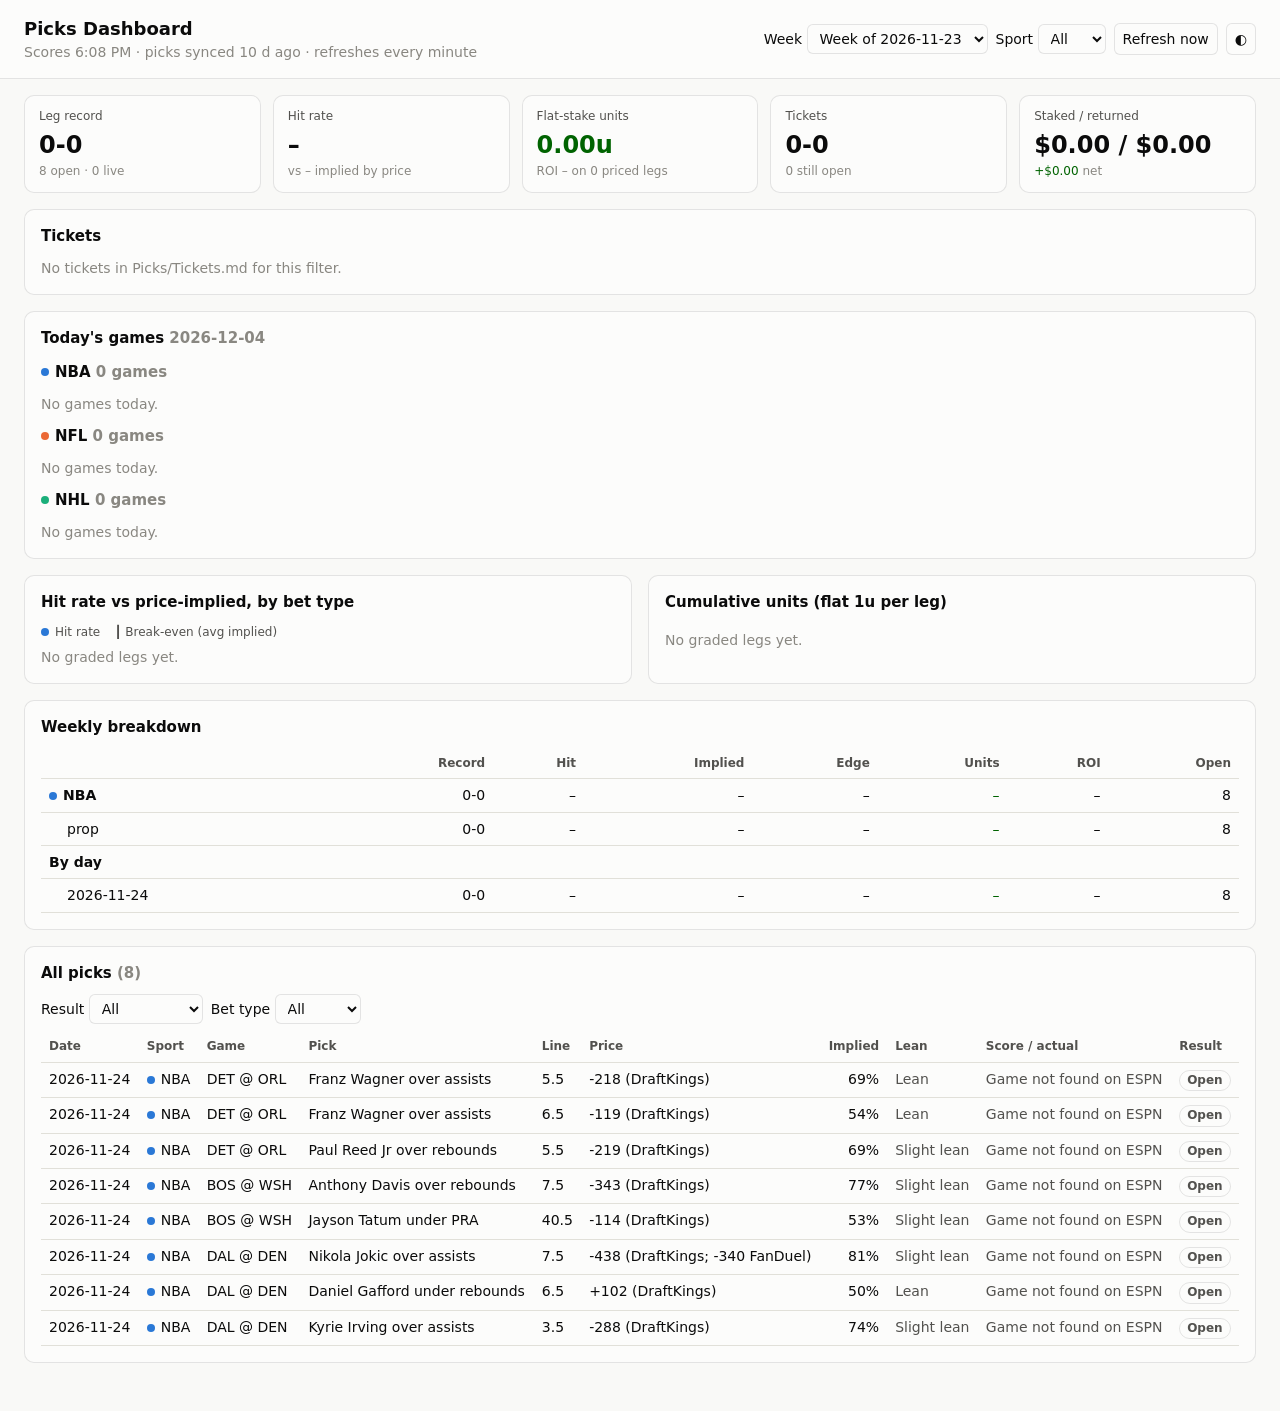
<file: index.html>
<!doctype html>
<html lang="en">
<head>
<meta charset="utf-8">
<meta name="viewport" content="width=device-width, initial-scale=1">
<title>Picks Dashboard</title>
<style>
:root {
  color-scheme: light;
  --page: #f9f9f7; --surface: #fcfcfb; --ink: #0b0b0b; --ink-2: #52514e; --muted: #898781;
  --grid: #e1e0d9; --axis: #c3c2b7; --border: rgba(11,11,11,0.10);
  --series-1: #2a78d6; --series-2: #eb6834; --series-3: #1baf7a;
  --good: #0ca30c; --good-text: #006300; --critical: #d03b3b; --warning: #fab219;
  --neutral: #f0efec;
}
@media (prefers-color-scheme: dark) {
  :root:not([data-theme="light"]) {
    color-scheme: dark;
    --page: #0d0d0d; --surface: #1a1a19; --ink: #f0efec; --ink-2: #c3c2b7; --muted: #898781;
    --grid: #2c2c2a; --axis: #383835; --border: rgba(255,255,255,0.10);
    --series-1: #3987e5; --series-2: #d95926; --series-3: #199e70;
    --good-text: #0ca30c; --neutral: #383835;
  }
}
:root[data-theme="dark"] {
  color-scheme: dark;
  --page: #0d0d0d; --surface: #1a1a19; --ink: #f0efec; --ink-2: #c3c2b7; --muted: #898781;
  --grid: #2c2c2a; --axis: #383835; --border: rgba(255,255,255,0.10);
  --series-1: #3987e5; --series-2: #d95926; --series-3: #199e70;
  --good-text: #0ca30c; --neutral: #383835;
}
* { box-sizing: border-box; }
body { margin: 0; background: var(--page); color: var(--ink); font: 14px/1.45 system-ui, -apple-system, "Segoe UI", sans-serif; }
header { display: flex; flex-wrap: wrap; gap: 12px; align-items: center; justify-content: space-between; padding: 16px 24px; border-bottom: 1px solid var(--border); background: var(--surface); position: sticky; top: 0; z-index: 2; }
h1 { font-size: 18px; margin: 0; }
h2 { font-size: 15px; margin: 0 0 10px; }
main { max-width: 1280px; margin: 0 auto; padding: 16px 24px 48px; display: grid; gap: 16px; }
.card { background: var(--surface); border: 1px solid var(--border); border-radius: 10px; padding: 16px; min-width: 0; }
.row { display: grid; gap: 16px; grid-template-columns: repeat(auto-fit, minmax(min(320px, 100%), 1fr)); }
.tiles { display: grid; gap: 12px; grid-template-columns: repeat(auto-fit, minmax(150px, 1fr)); }
.tile { background: var(--surface); border: 1px solid var(--border); border-radius: 10px; padding: 12px 14px; }
.tile .k { color: var(--ink-2); font-size: 12px; }
.tile .v { font-size: 24px; font-weight: 600; margin-top: 2px; }
.tile .s { color: var(--muted); font-size: 12px; }
.controls { display: flex; gap: 8px; flex-wrap: wrap; align-items: center; }
select, button { font: inherit; color: var(--ink); background: var(--surface); border: 1px solid var(--border); border-radius: 6px; padding: 5px 8px; }
button { cursor: pointer; }
.muted { color: var(--muted); }
.sec { color: var(--ink-2); }
.dot { display: inline-block; width: 8px; height: 8px; border-radius: 50%; margin-right: 6px; vertical-align: middle; }
.badge { display: inline-flex; align-items: center; gap: 4px; font-size: 12px; font-weight: 600; padding: 1px 7px; border-radius: 999px; border: 1px solid var(--border); white-space: nowrap; }
.badge.W { color: var(--good-text); } .badge.L { color: var(--critical); } .badge.P, .badge.V { color: var(--ink-2); }
.badge.live { color: var(--ink); } .badge.open { color: var(--ink-2); }
.pos { color: var(--good-text); } .neg { color: var(--critical); }
table { width: 100%; border-collapse: collapse; font-variant-numeric: tabular-nums; }
th, td { text-align: left; padding: 6px 8px; border-bottom: 1px solid var(--grid); vertical-align: top; }
th { color: var(--ink-2); font-weight: 600; font-size: 12px; position: sticky; top: 0; background: var(--surface); }
td.num, th.num { text-align: right; }
.scroll { overflow: auto; max-height: 520px; }
.tickets { display: grid; gap: 12px; grid-template-columns: repeat(auto-fill, minmax(min(330px, 100%), 1fr)); }
.ticket { border: 1px solid var(--border); border-radius: 8px; padding: 12px; }
.ticket .top { display: flex; justify-content: space-between; gap: 8px; align-items: baseline; }
.ticket ul { list-style: none; margin: 8px 0 0; padding: 0; }
.ticket { display: flex; flex-direction: column; color: inherit; text-decoration: none; cursor: pointer; transition: border-color .15s, box-shadow .15s; }
.ticket ul { flex: 1; }
.ticket:hover { border-color: var(--series-1); box-shadow: 0 2px 10px rgba(0,0,0,.08); }
.ticket:focus-visible { outline: 2px solid var(--series-1); outline-offset: 2px; }
.ticket .hint { margin-top: 8px; font-size: 12px; font-weight: 600; color: var(--muted); }
.ticket:hover .hint, .ticket:focus-visible .hint { color: var(--series-1); }
@media (prefers-reduced-motion: reduce) { .ticket { transition: none; } }
.ticket li { display: flex; gap: 8px; justify-content: space-between; padding: 3px 0; border-top: 1px solid var(--grid); font-size: 13px; }
.ticket li > .badge { flex-shrink: 0; align-self: flex-start; }
.games { display: grid; gap: 8px; grid-template-columns: repeat(auto-fill, minmax(min(220px, 100%), 1fr)); }
.game { border: 1px solid var(--border); border-radius: 8px; padding: 8px 10px; font-size: 13px; }
.game.has { border-color: var(--series-1); }
.game .sc { display: flex; justify-content: space-between; }
.chart { position: relative; }
.chart svg { display: block; width: 100%; height: auto; overflow: visible; }
.legend { display: flex; gap: 14px; flex-wrap: wrap; font-size: 12px; color: var(--ink-2); margin-bottom: 6px; }
.tip { position: fixed; pointer-events: none; background: var(--surface); border: 1px solid var(--border); border-radius: 6px; padding: 6px 8px; font-size: 12px; box-shadow: 0 2px 8px rgba(0,0,0,.15); display: none; z-index: 10; }
.err { color: var(--critical); }
@media (max-width: 600px) { header, main { padding-left: 16px; padding-right: 16px; } }
</style>
<link rel="stylesheet" href="progress.css">
</head>
<body>
<header>
  <div>
    <h1>Picks Dashboard</h1>
    <div class="muted" id="status">Loading…</div>
  </div>
  <div class="controls">
    <label>Week <select id="week"></select></label>
    <label>Sport <select id="sport"><option value="">All</option><option>NBA</option><option>NFL</option><option>NHL</option></select></label>
    <button id="refresh">Refresh now</button>
    <button id="theme" title="Toggle light/dark">◐</button>
  </div>
</header>
<main>
  <section class="tiles" id="tiles"></section>

  <section class="card">
    <h2>Tickets</h2>
    <div class="tickets" id="tickets"></div>
  </section>

  <section class="card">
    <h2>Today's games <span class="muted" id="todayLabel"></span></h2>
    <div id="games"></div>
  </section>

  <section class="row">
    <div class="card">
      <h2>Hit rate vs price-implied, by bet type</h2>
      <div class="legend"><span><span class="dot" style="background:var(--series-1)"></span>Hit rate</span><span>┃ Break-even (avg implied)</span></div>
      <div class="chart" id="hitChart"></div>
    </div>
    <div class="card">
      <h2>Cumulative units (flat 1u per leg)</h2>
      <div class="legend" id="unitsLegend"></div>
      <div class="chart" id="unitsChart"></div>
    </div>
  </section>

  <section class="card">
    <h2>Weekly breakdown</h2>
    <div class="scroll"><table id="breakdown"></table></div>
  </section>

  <section class="card">
    <h2>All picks <span class="muted" id="pickCount"></span></h2>
    <div class="controls" style="margin-bottom:8px">
      <label>Result <select id="resFilter"><option value="">All</option><option value="open">Open / live</option><option>W</option><option>L</option><option>P</option></select></label>
      <label>Bet type <select id="mktFilter"><option value="">All</option><option>ML</option><option>spread</option><option>total</option><option>prop</option></select></label>
    </div>
    <div class="scroll"><table id="picks"></table></div>
  </section>
</main>
<div class="tip" id="tip"></div>
<script src="engine.js"></script>
<script>
const SPORT_COLOR = { NBA: "var(--series-1)", NFL: "var(--series-2)", NHL: "var(--series-3)" };
const $ = id => document.getElementById(id);
let DATA = null;
const pct = v => v == null ? "–" : Math.round(v * 100) + "%";
const sgn = v => v == null ? "–" : (v > 0 ? "+" : "") + v.toFixed(2) + "u";
const money = v => "$" + (v ?? 0).toFixed(2);
const rec = g => g ? `${g.W}-${g.L}${g.P ? "-" + g.P : ""}` : "0-0";

try { const t = localStorage.getItem("theme"); if (t) document.documentElement.dataset.theme = t; } catch (e) {}
$("theme").onclick = () => {
  const dark = document.documentElement.dataset.theme ? document.documentElement.dataset.theme === "dark" : matchMedia("(prefers-color-scheme: dark)").matches;
  document.documentElement.dataset.theme = dark ? "light" : "dark";
  try { localStorage.setItem("theme", document.documentElement.dataset.theme); } catch (e) {}
};

function badge(p) {
  if (p.result) return `<span class="badge ${p.result}">${p.result === "W" ? "✓ W" : p.result === "L" ? "✕ L" : p.result}${p.source === "auto" ? " <span class='muted'>auto</span>" : ""}</span>`;
  if (p.status === "live") return `<span class="badge live">● Live${p.liveResult ? " · " + (p.liveResult === "W" ? "winning" : p.liveResult === "L" ? "losing" : "even") : ""}</span>`;
  if (p.status === "scheduled") return `<span class="badge open">Scheduled</span>`;
  return `<span class="badge open">Open</span>`;
}

function filtered() {
  const wk = $("week").value, sp = $("sport").value;
  return DATA.picks.filter(p => !p.superseded && (!sp || p.sport === sp) && (!wk || weekOf(p.date) === wk));
}
function weekOf(d) { const x = new Date(d + "T12:00:00"); const k = (x.getDay() + 6) % 7; x.setDate(x.getDate() - k); return x.toISOString().slice(0, 10); }
function tally(ps) {
  const g = { W: 0, L: 0, P: 0, open: 0, u: 0, n: 0, imp: 0, impN: 0 };
  for (const p of ps) {
    if (["W", "L", "P"].includes(p.result)) {
      g[p.result]++;
      if (p.implied != null) { g.imp += p.implied; g.impN++; }
      if (p.odds != null) { g.n++; g.u += p.result === "W" ? (p.odds > 0 ? p.odds / 100 : 100 / -p.odds) : p.result === "L" ? -1 : 0; }
    } else if (p.result !== "V") g.open++;
  }
  g.hit = g.W + g.L ? g.W / (g.W + g.L) : null; g.implied = g.impN ? g.imp / g.impN : null; g.roi = g.n ? g.u / g.n : null;
  return g;
}

function renderTiles(ps) {
  const g = tally(ps);
  const wk = $("week").value, sp = $("sport").value;
  const ts = DATA.tickets.filter(t => (!sp || t.sport === sp) && (!wk || weekOf(t.date) === wk));
  const staked = ts.reduce((a, t) => a + (t.stake || 0), 0), paid = ts.reduce((a, t) => a + (t.paid || 0), 0);
  const live = ps.filter(p => p.status === "live").length;
  $("tiles").innerHTML = [
    ["Leg record", rec(g), `${g.open} open · ${live} live`],
    ["Hit rate", pct(g.hit), `vs ${pct(g.implied)} implied by price`],
    ["Flat-stake units", `<span class="${g.u >= 0 ? "pos" : "neg"}">${sgn(g.u)}</span>`, `ROI ${g.roi == null ? "–" : (g.roi > 0 ? "+" : "") + Math.round(g.roi * 100) + "%"} on ${g.n} priced legs`],
    ["Tickets", `${ts.filter(t => t.status === "W").length}-${ts.filter(t => t.status === "L").length}`, `${ts.filter(t => t.status === "open").length} still open`],
    ["Staked / returned", `${money(staked)} / ${money(paid)}`, `<span class="${paid - staked >= 0 ? "pos" : "neg"}">${paid - staked >= 0 ? "+" : "−"}${money(Math.abs(paid - staked))}</span> net`],
  ].map(([k, v, s]) => `<div class="tile"><div class="k">${k}</div><div class="v">${v}</div><div class="s">${s}</div></div>`).join("");
}

function renderTickets() {
  const wk = $("week").value, sp = $("sport").value;
  const ts = DATA.tickets.filter(t => (!sp || t.sport === sp) && (!wk || weekOf(t.date) === wk));
  $("tickets").innerHTML = ts.length ? ts.map(t => {
    const st = t.status === "W" ? `<span class="badge W">✓ Won ${money(t.returns)}</span>` : t.status === "L" ? `<span class="badge L">✕ Lost</span>` : `<span class="badge live">● Open · ${t.pending} to go</span>`;
    return `<a class="ticket" href="ticket.html#${encodeURIComponent(t.slug)}" aria-label="${esc(t.name)}: open the full breakdown"><div class="top"><div><b>${esc(t.name)}</b><div class="muted">${t.date} · ${t.sport} · ${esc(t.book)} · ${money(t.stake)} → ${money(t.returns)}</div></div>${st}</div>
      <div class="sec" style="font-size:12px;margin-top:4px">${t.won} won · ${t.lost} lost · ${t.pending} pending</div>
      <ul>${t.legs.map(l => `<li><span style="flex:1;min-width:0">${esc(l.pick)} <span class="muted">${esc(l.line)} · ${esc(l.game)}</span><br><span class="muted">${esc(l.score || l.detail || l.note)}</span>${progressBar(l)}</span>${badge({ result: l.result, status: l.status, liveResult: l.live })}</li>`).join("")}</ul>
      <span class="hint">${t.status === "L" ? "Reasoning, results &amp; review" : "Reasoning &amp; results"} →</span></a>`;
  }).join("") : `<div class="muted">No tickets in Picks/Tickets.md for this filter.</div>`;
}

function renderGames() {
  $("todayLabel").textContent = DATA.today;
  const sp = $("sport").value;
  $("games").innerHTML = Object.entries(DATA.games).filter(([s]) => !sp || s === sp).map(([s, evs]) => `
    <h2 style="margin-top:12px"><span class="dot" style="background:${SPORT_COLOR[s]}"></span>${s} <span class="muted">${evs.length} game${evs.length === 1 ? "" : "s"}</span></h2>
    ${evs.length ? `<div class="games">${evs.map(e => `<div class="game ${e.picks && e.picks.length ? "has" : ""}">
      <div class="sc"><span>${esc(e.away?.abbr)}</span><b>${e.away?.score ?? ""}</b></div>
      <div class="sc"><span>@ ${esc(e.home?.abbr)}</span><b>${e.home?.score ?? ""}</b></div>
      <div class="muted">${esc(e.detail)}</div>
      ${(e.picks || []).map(p => `<div style="margin-top:6px">${esc(p.pick)} <span class="muted">${esc(p.line)}</span> ${badge({ result: p.result, status: e.state === "in" ? "live" : e.state === "pre" ? "scheduled" : "", liveResult: p.live })}${progressBar(p)}</div>`).join("")}
    </div>`).join("")}</div>` : `<div class="muted">No games today.</div>`}`).join("");
}

const tip = $("tip");
function showTip(ev, html) { tip.innerHTML = html; tip.style.display = "block"; tip.style.left = Math.min(ev.clientX + 12, innerWidth - 220) + "px"; tip.style.top = ev.clientY + 12 + "px"; }
function hideTip() { tip.style.display = "none"; }

function renderHitChart(ps) {
  const mk = ["ML", "spread", "total", "prop"].map(m => ({ m, g: tally(ps.filter(p => p.market === m)) })).filter(x => x.g.W + x.g.L);
  const W = 520, rowH = 34, left = 70, right = 70, H = mk.length * rowH + 24;
  const x = v => left + v * (W - left - right);
  let s = `<svg viewBox="0 0 ${W} ${H}" role="img" aria-label="Hit rate by bet type">`;
  for (const t of [0, .25, .5, .75, 1]) s += `<line x1="${x(t)}" x2="${x(t)}" y1="0" y2="${H - 18}" stroke="var(--grid)"/><text x="${x(t)}" y="${H - 4}" font-size="11" fill="var(--muted)" text-anchor="middle">${t * 100}%</text>`;
  mk.forEach(({ m, g }, i) => {
    const y = i * rowH + 6, bw = Math.max(2, x(g.hit) - left);
    s += `<text x="${left - 8}" y="${y + 15}" font-size="12" fill="var(--ink-2)" text-anchor="end">${m}</text>`;
    s += `<rect class="hb" data-i="${i}" x="${left}" y="${y + 3}" width="${bw}" height="18" rx="4" fill="var(--series-1)"/>`;
    if (g.implied != null) s += `<line x1="${x(g.implied)}" x2="${x(g.implied)}" y1="${y}" y2="${y + 24}" stroke="var(--ink)" stroke-width="2"/>`;
    s += `<text x="${W - right + 8}" y="${y + 16}" font-size="12" fill="var(--ink)">${pct(g.hit)} <tspan fill="var(--muted)">(${g.W}-${g.L})</tspan></text>`;
    s += `<rect class="hit" data-i="${i}" x="0" y="${y}" width="${W}" height="${rowH}" fill="transparent"/>`;
  });
  $("hitChart").innerHTML = mk.length ? s + "</svg>" : `<div class="muted">No graded legs yet.</div>`;
  $("hitChart").querySelectorAll(".hit").forEach(r => {
    const { m, g } = mk[r.dataset.i];
    r.onmousemove = e => showTip(e, `<b>${m}</b><br>${rec(g)} · hit ${pct(g.hit)}<br>Avg implied ${pct(g.implied)}<br>Units ${sgn(g.u)} (ROI ${g.roi == null ? "–" : Math.round(g.roi * 100) + "%"})`);
    r.onmouseleave = hideTip;
  });
}

function renderUnitsChart(ps) {
  const sports = ["NBA", "NFL", "NHL"].filter(s => ps.some(p => p.sport === s && p.odds != null && ["W", "L", "P"].includes(p.result)));
  const dates = [...new Set(ps.filter(p => ["W", "L", "P"].includes(p.result)).map(p => p.date))].sort();
  $("unitsLegend").innerHTML = sports.map(s => `<span><span class="dot" style="background:${SPORT_COLOR[s]}"></span>${s}</span>`).join("");
  if (!dates.length) { $("unitsChart").innerHTML = `<div class="muted">No graded legs yet.</div>`; return; }
  const series = sports.map(s => { let c = 0; return { s, pts: dates.map(d => { for (const p of ps) if (p.sport === s && p.date === d && p.odds != null) { if (p.result === "W") c += p.odds > 0 ? p.odds / 100 : 100 / -p.odds; else if (p.result === "L") c -= 1; } return c; }) }; });
  const all = series.flatMap(x => x.pts).concat([0]);
  const lo = Math.floor(Math.min(...all)), hi = Math.ceil(Math.max(...all));
  const W = 520, H = 220, l = 40, r = 44, t = 10, b = 26;
  const X = i => dates.length === 1 ? (l + W - r) / 2 : l + i * (W - l - r) / (dates.length - 1);
  const Y = v => t + (hi - v) * (H - t - b) / ((hi - lo) || 1);
  let s = `<svg viewBox="0 0 ${W} ${H}" role="img" aria-label="Cumulative units by sport">`;
  const step = Math.max(1, Math.ceil((hi - lo) / 5));
  for (let v = lo; v <= hi; v += step) s += `<line x1="${l}" x2="${W - r}" y1="${Y(v)}" y2="${Y(v)}" stroke="${v === 0 ? "var(--axis)" : "var(--grid)"}"/><text x="${l - 6}" y="${Y(v) + 4}" font-size="11" fill="var(--muted)" text-anchor="end">${v}</text>`;
  dates.forEach((d, i) => s += `<text x="${X(i)}" y="${H - 6}" font-size="11" fill="var(--muted)" text-anchor="middle">${d.slice(5)}</text>`);
  for (const se of series) {
    s += `<polyline fill="none" stroke="${SPORT_COLOR[se.s]}" stroke-width="2" points="${se.pts.map((v, i) => X(i) + "," + Y(v)).join(" ")}"/>`;
    se.pts.forEach((v, i) => s += `<circle cx="${X(i)}" cy="${Y(v)}" r="4" fill="${SPORT_COLOR[se.s]}" stroke="var(--surface)" stroke-width="2"/>`);
    const last = se.pts[se.pts.length - 1];
    s += `<text x="${X(dates.length - 1) + 8}" y="${Y(last) + 4}" font-size="11" fill="var(--ink)">${se.s}</text>`;
  }
  s += `<line id="cross" x1="0" x2="0" y1="${t}" y2="${H - b}" stroke="var(--axis)" visibility="hidden"/>`;
  s += `<rect id="uhit" x="${l}" y="0" width="${W - l - r}" height="${H}" fill="transparent"/></svg>`;
  $("unitsChart").innerHTML = s;
  const svg = $("unitsChart").querySelector("svg"), cross = svg.querySelector("#cross");
  svg.querySelector("#uhit").onmousemove = e => {
    const pt = svg.createSVGPoint(); pt.x = e.clientX; pt.y = e.clientY;
    const lx = pt.matrixTransform(svg.getScreenCTM().inverse()).x;
    let i = dates.length === 1 ? 0 : Math.round((lx - l) / ((W - l - r) / (dates.length - 1)));
    i = Math.max(0, Math.min(dates.length - 1, i));
    cross.setAttribute("x1", X(i)); cross.setAttribute("x2", X(i)); cross.setAttribute("visibility", "visible");
    showTip(e, `<b>${dates[i]}</b><br>` + series.map(se => `${se.s}: ${sgn(se.pts[i])}`).join("<br>"));
  };
  svg.querySelector("#uhit").onmouseleave = () => { cross.setAttribute("visibility", "hidden"); hideTip(); };
}

function renderBreakdown(ps) {
  const rows = [];
  for (const s of ["NBA", "NFL", "NHL"]) {
    const sp = ps.filter(p => p.sport === s); if (!sp.length) continue;
    rows.push({ label: `<b><span class="dot" style="background:${SPORT_COLOR[s]}"></span>${s}</b>`, g: tally(sp) });
    for (const m of ["ML", "spread", "total", "prop"]) { const mp = sp.filter(p => p.market === m); if (mp.length) rows.push({ label: `<span style="padding-left:18px">${m}</span>`, g: tally(mp) }); }
  }
  const days = [...new Set(ps.map(p => p.date))].sort().reverse();
  rows.push({ label: `<b>By day</b>`, g: null });
  for (const d of days) rows.push({ label: `<span style="padding-left:18px">${d}</span>`, g: tally(ps.filter(p => p.date === d)) });
  $("breakdown").innerHTML = `<tr><th></th><th class="num">Record</th><th class="num">Hit</th><th class="num">Implied</th><th class="num">Edge</th><th class="num">Units</th><th class="num">ROI</th><th class="num">Open</th></tr>` +
    rows.map(({ label, g }) => g ? `<tr><td>${label}</td><td class="num">${rec(g)}</td><td class="num">${pct(g.hit)}</td><td class="num">${pct(g.implied)}</td>
      <td class="num ${g.hit != null && g.implied != null ? (g.hit >= g.implied ? "pos" : "neg") : ""}">${g.hit != null && g.implied != null ? ((g.hit - g.implied) * 100 > 0 ? "+" : "") + Math.round((g.hit - g.implied) * 100) + " pts" : "–"}</td>
      <td class="num ${g.u >= 0 ? "pos" : "neg"}">${g.n ? sgn(g.u) : "–"}</td><td class="num">${g.roi == null ? "–" : Math.round(g.roi * 100) + "%"}</td><td class="num">${g.open}</td></tr>`
      : `<tr><td colspan="8">${label}</td></tr>`).join("");
}

function renderPicks(ps) {
  const rf = $("resFilter").value, mf = $("mktFilter").value;
  const list = ps.filter(p => (!mf || p.market === mf) && (!rf || (rf === "open" ? !p.result : p.result === rf)))
    .sort((a, b) => b.date.localeCompare(a.date) || (a.result ? 1 : 0) - (b.result ? 1 : 0));
  $("pickCount").textContent = `(${list.length})`;
  $("picks").innerHTML = `<tr><th>Date</th><th>Sport</th><th>Game</th><th>Pick</th><th>Line</th><th>Price</th><th class="num">Implied</th><th>Lean</th><th>Score / actual</th><th>Result</th></tr>` +
    list.map(p => `<tr><td>${p.date}</td><td><span class="dot" style="background:${SPORT_COLOR[p.sport] || "var(--muted)"}"></span>${p.sport}</td><td>${esc(p.game)}</td><td>${esc(p.pick)}</td><td>${esc(p.line)}</td><td>${esc(p.price)}</td>
      <td class="num">${pct(p.implied)}</td><td class="sec">${esc(p.final)}</td><td class="sec">${esc(p.loggedActual || p.note || p.score)}${p.status === "live" ? `<br><span class="muted">${esc(p.score)} · ${esc(p.detail)}</span>` : ""}${progressBar(p)}</td><td>${badge(p)}</td></tr>`).join("");
}

function renderAll() {
  if (!DATA) return;
  const ps = filtered();
  renderTiles(ps); renderTickets(); renderGames(); renderHitChart(ps); renderUnitsChart(ps); renderBreakdown(ps); renderPicks(ps);
}

function fillWeeks() {
  const cur = $("week").value;
  $("week").innerHTML = `<option value="">All time</option>` + DATA.weeks.map(w => `<option value="${w}">Week of ${w}</option>`).join("");
  $("week").value = cur && DATA.weeks.includes(cur) ? cur : (DATA.weeks.includes(weekOf(DATA.today)) ? weekOf(DATA.today) : (DATA.weeks[0] || ""));
}

let first = true;
const ago = (iso) => { const m = Math.round((Date.now() - new Date(iso)) / 60000); return m < 1 ? "just now" : m < 60 ? m + " min ago" : m < 1440 ? Math.round(m / 60) + " h ago" : Math.round(m / 1440) + " d ago"; };
async function load() {
  try {
    const { raw, feed } = await loadFeed();
    DATA = feed;
    if (first) { fillWeeks(); first = false; } else { const w = $("week").value; fillWeeks(); $("week").value = w; }
    renderAll();
    const live = DATA.picks.filter(p => p.status === "live").length;
    $("status").innerHTML = `Scores ${new Date().toLocaleTimeString([], { hour: "numeric", minute: "2-digit" })} · picks synced ${ago(raw.exported)} · ${live ? `<b>${live} live leg${live > 1 ? "s" : ""}</b> · ` : ""}refreshes every minute`;
  } catch (e) {
    $("status").innerHTML = `<span class="err">Couldn't load (${esc(e.message)}). Retrying in a minute.</span>`;
  }
}
["week", "sport", "resFilter", "mktFilter"].forEach(id => $(id).onchange = renderAll);
$("refresh").onclick = load;
load();
setInterval(load, 60000);
</script>
</body>
</html>
</file>
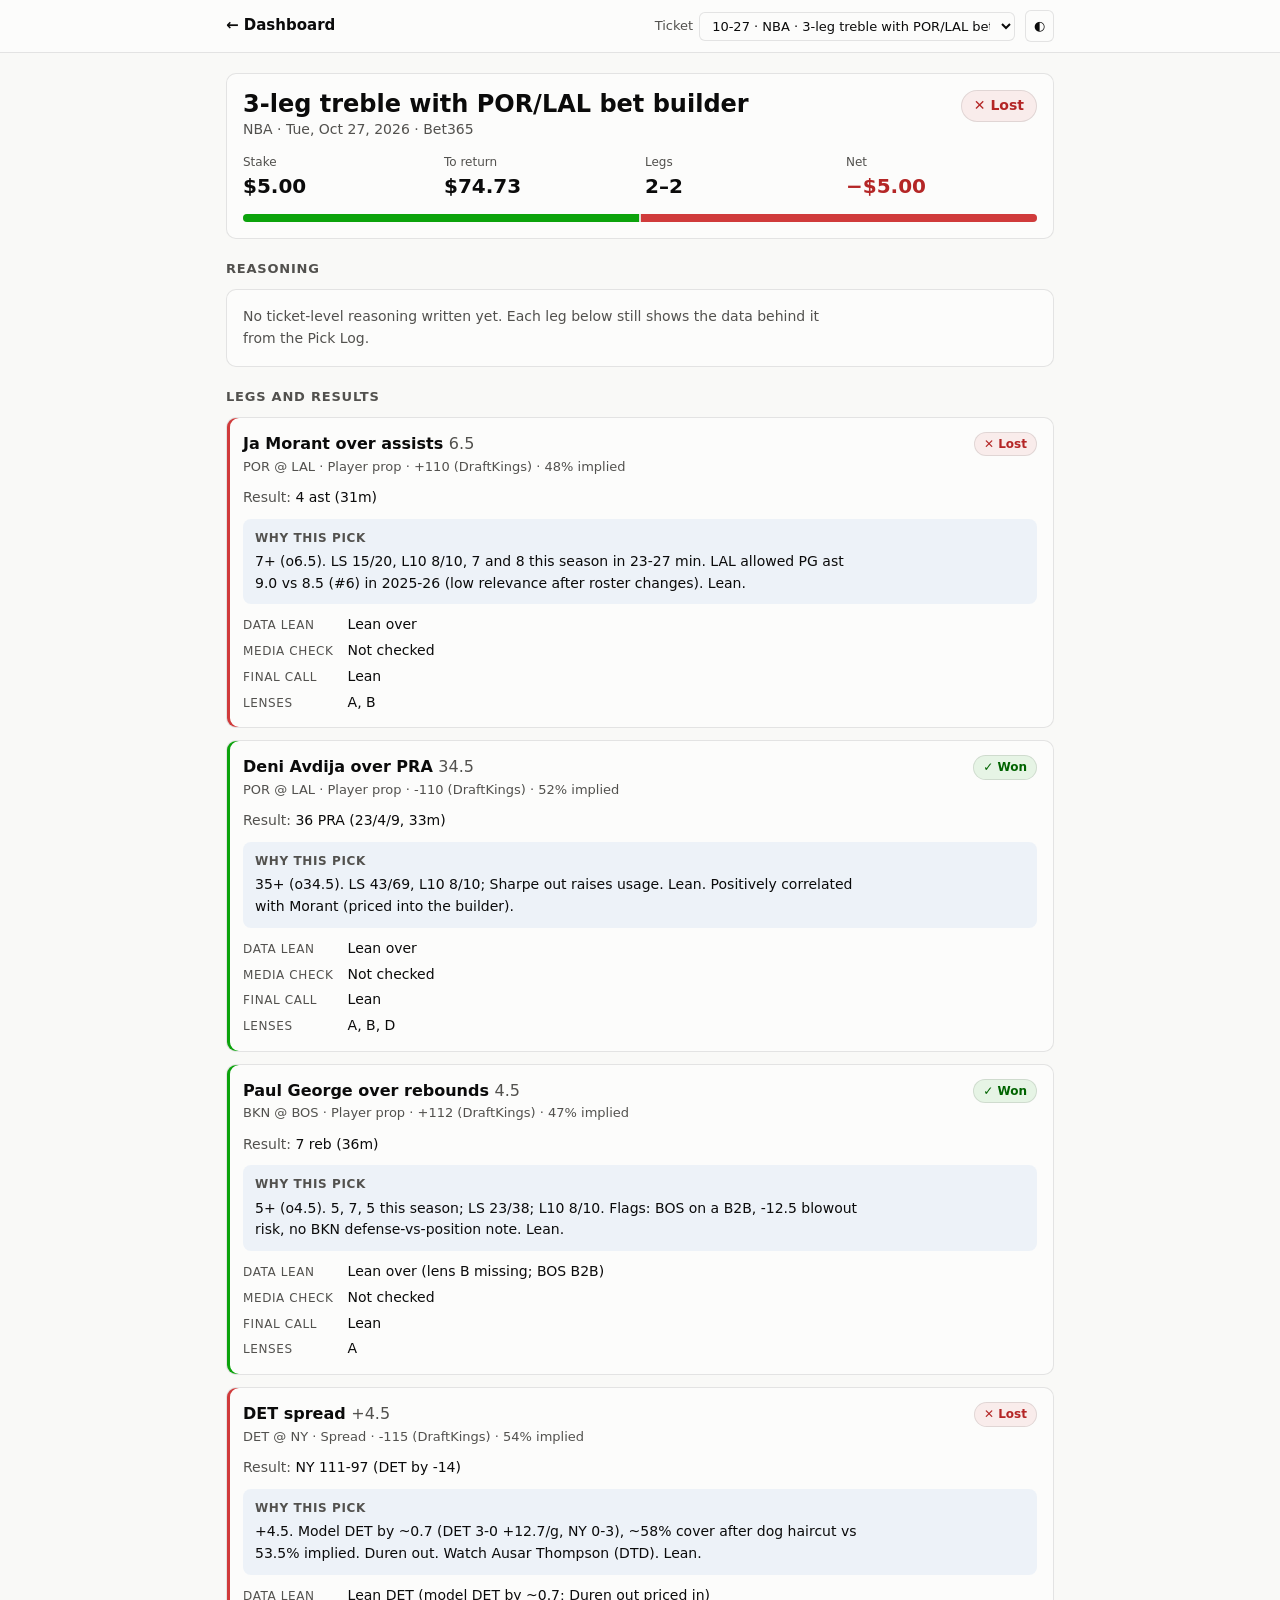
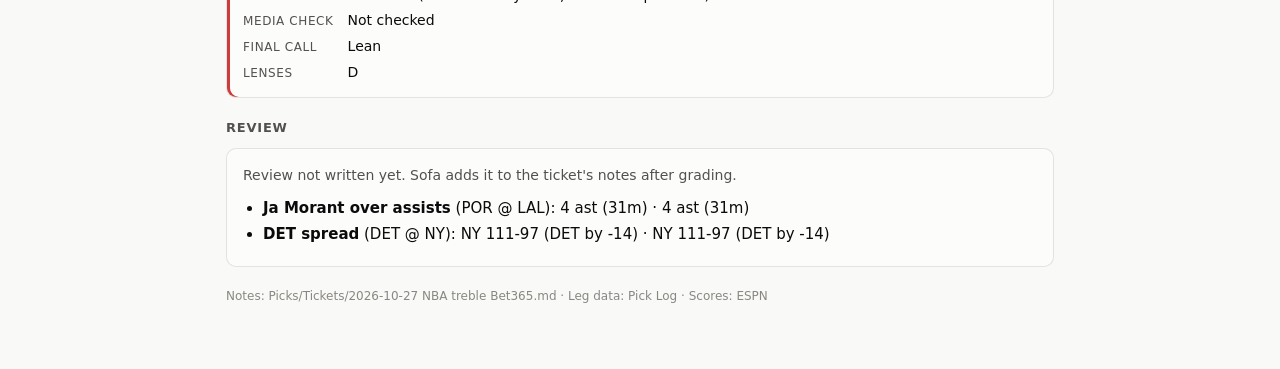
<file: ticket.html>
<!doctype html>
<html lang="en">
<head>
<meta charset="utf-8">
<meta name="viewport" content="width=device-width, initial-scale=1">
<title>Ticket Breakdown</title>
<style>
/* Same tokens as the dashboard; one reading column with the scoreboard-style header on top. */
:root {
  color-scheme: light;
  --page: #f9f9f7; --surface: #fcfcfb; --ink: #0b0b0b; --ink-2: #52514e; --muted: #898781;
  --grid: #e1e0d9; --axis: #c3c2b7; --border: rgba(11,11,11,0.10);
  --series-1: #2a78d6; --series-2: #eb6834; --series-3: #1baf7a;
  --good: #0ca30c; --good-text: #006300; --critical: #d03b3b; --critical-text: #b42626; --warning: #fab219;
  --wash-good: rgba(12,163,12,0.09); --wash-bad: rgba(208,59,59,0.08); --wash-note: rgba(42,120,214,0.07);
}
@media (prefers-color-scheme: dark) {
  :root:not([data-theme="light"]) {
    color-scheme: dark;
    --page: #0d0d0d; --surface: #1a1a19; --ink: #f0efec; --ink-2: #c3c2b7; --muted: #898781;
    --grid: #2c2c2a; --axis: #383835; --border: rgba(255,255,255,0.10);
    --series-1: #3987e5; --series-2: #d95926; --series-3: #199e70;
    --good-text: #0ca30c; --critical-text: #e66767;
    --wash-good: rgba(12,163,12,0.14); --wash-bad: rgba(208,59,59,0.16); --wash-note: rgba(57,135,229,0.12);
  }
}
:root[data-theme="dark"] {
  color-scheme: dark;
  --page: #0d0d0d; --surface: #1a1a19; --ink: #f0efec; --ink-2: #c3c2b7; --muted: #898781;
  --grid: #2c2c2a; --axis: #383835; --border: rgba(255,255,255,0.10);
  --series-1: #3987e5; --series-2: #d95926; --series-3: #199e70;
  --good-text: #0ca30c; --critical-text: #e66767;
  --wash-good: rgba(12,163,12,0.14); --wash-bad: rgba(208,59,59,0.16); --wash-note: rgba(57,135,229,0.12);
}
* { box-sizing: border-box; }
body { margin: 0; background: var(--page); color: var(--ink); font: 15px/1.55 system-ui, -apple-system, "Segoe UI", sans-serif; }
header { position: sticky; top: 0; z-index: 2; background: var(--surface); border-bottom: 1px solid var(--border); }
.bar-in { max-width: 860px; margin: 0 auto; padding: 10px 16px; display: flex; gap: 10px; align-items: center; flex-wrap: wrap; }
.bar-in a { color: var(--ink); text-decoration: none; font-weight: 600; }
.bar-in a:hover { color: var(--series-1); }
.spacer { flex: 1; }
.bar-in label { display: flex; gap: 6px; align-items: center; min-width: 0; flex: 0 1 360px; }
.bar-in label select { min-width: 0; width: 100%; }
select, button { font: inherit; font-size: 13px; color: var(--ink); background: var(--surface); border: 1px solid var(--border); border-radius: 6px; padding: 5px 8px; max-width: 100%; }
button { cursor: pointer; }
main { max-width: 860px; margin: 0 auto; padding: 20px 16px 64px; display: grid; gap: 20px; }
h1 { font-size: 24px; line-height: 1.2; margin: 0; text-wrap: balance; }
h2 { font-size: 13px; text-transform: uppercase; letter-spacing: .06em; color: var(--ink-2); margin: 0 0 10px; }
.muted { color: var(--muted); }
.sec { color: var(--ink-2); }
.card { background: var(--surface); border: 1px solid var(--border); border-radius: 10px; padding: 16px; min-width: 0; }
.hero { display: grid; gap: 12px; }
.hero .meta { color: var(--ink-2); font-size: 14px; }
.stats { display: grid; gap: 10px; grid-template-columns: repeat(auto-fit, minmax(min(140px, 100%), 1fr)); }
.stat .k { font-size: 12px; color: var(--ink-2); }
.stat .v { font-size: 20px; font-weight: 650; font-variant-numeric: tabular-nums; }
.track { display: flex; gap: 2px; height: 8px; border-radius: 4px; overflow: hidden; background: var(--grid); }
.track span { display: block; height: 100%; }
.badge { display: inline-flex; align-items: center; gap: 4px; font-size: 12px; font-weight: 650; padding: 2px 9px; border-radius: 999px; border: 1px solid var(--border); white-space: nowrap; }
.badge.W { color: var(--good-text); background: var(--wash-good); } .badge.L { color: var(--critical-text); background: var(--wash-bad); }
.badge.P, .badge.V, .badge.open { color: var(--ink-2); }
.badge.big { font-size: 14px; padding: 4px 12px; }
.prose p { margin: 0 0 10px; max-width: 68ch; }
.prose p:last-child, .prose ul:last-child { margin-bottom: 0; }
.prose ul { margin: 0 0 10px; padding-left: 20px; max-width: 68ch; }
.prose li { margin: 3px 0; }
.legs { display: grid; gap: 12px; }
.leg { border: 1px solid var(--border); border-radius: 10px; background: var(--surface); padding: 14px 16px; display: grid; gap: 10px; min-width: 0; }
.leg.L { box-shadow: inset 3px 0 0 var(--critical); }
.leg.W { box-shadow: inset 3px 0 0 var(--good); }
.leg-top { display: flex; gap: 10px; align-items: flex-start; justify-content: space-between; }
.leg-name { font-weight: 650; font-size: 16px; }
.leg-sub { font-size: 13px; color: var(--ink-2); }
.result-line { font-size: 14px; font-variant-numeric: tabular-nums; }
dl.why { display: grid; grid-template-columns: max-content 1fr; gap: 4px 14px; margin: 0; font-size: 14px; }
dl.why dt { color: var(--ink-2); font-size: 12px; text-transform: uppercase; letter-spacing: .05em; padding-top: 2px; }
dl.why dd { margin: 0; min-width: 0; }
@media (max-width: 520px) { dl.why { grid-template-columns: 1fr; } dl.why dd { margin-bottom: 6px; } }
.note { background: var(--wash-note); border-radius: 8px; padding: 10px 12px; font-size: 14px; }
.note.bad { background: var(--wash-bad); }
.note .lab { display: block; font-size: 12px; font-weight: 650; text-transform: uppercase; letter-spacing: .05em; color: var(--ink-2); margin-bottom: 4px; }
.empty { color: var(--ink-2); font-size: 14px; }
.err { color: var(--critical-text); }
a:focus-visible, button:focus-visible, select:focus-visible { outline: 2px solid var(--series-1); outline-offset: 2px; }
</style>
<link rel="stylesheet" href="progress.css">
</head>
<body>
<header>
  <div class="bar-in">
    <a href="./">← Dashboard</a>
    <span class="spacer"></span>
    <label class="sec" style="font-size:13px">Ticket <select id="pick" aria-label="Choose a ticket"></select></label>
    <button id="theme" title="Toggle light/dark" aria-label="Toggle light or dark theme">◐</button>
  </div>
</header>
<main id="main">
  <div class="card"><span class="muted" id="status">Loading ticket…</span></div>
</main>

<script src="engine.js"></script>
<script>
const $ = (id) => document.getElementById(id);
const money = (v) => "$" + (v ?? 0).toFixed(2);
const pct = (v) => (v == null ? "–" : Math.round(v * 100) + "%");
const MARKET = { ML: "Moneyline", spread: "Spread", total: "Total", prop: "Player prop", other: "Other" };
let FEED = null;

try { const t = localStorage.getItem("theme"); if (t) document.documentElement.dataset.theme = t; } catch (e) {}
$("theme").onclick = () => {
  const dark = document.documentElement.dataset.theme ? document.documentElement.dataset.theme === "dark" : matchMedia("(prefers-color-scheme: dark)").matches;
  document.documentElement.dataset.theme = dark ? "light" : "dark";
  try { localStorage.setItem("theme", document.documentElement.dataset.theme); } catch (e) {}
};

// Small, safe Markdown subset for the notes: paragraphs, "- " lists, **bold**, `code`, [[links]] as plain text.
function md(src) {
  if (!src) return "";
  const inline = (s) => esc(s).replace(/\[\[([^\]|]+)(?:\|([^\]]+))?\]\]/g, (_, a, b) => b || a)
    .replace(/\*\*(.+?)\*\*/g, "<b>$1</b>").replace(/`([^`]+)`/g, "<code>$1</code>");
  // Within a block, consecutive "- " lines become one list and other lines one paragraph.
  return src.trim().split(/\n\s*\n/).map((block) => {
    const groups = [];
    for (const l of block.split("\n")) {
      const item = /^\s*[-*] /.test(l), text = l.replace(/^\s*[-*] /, ""), last = groups[groups.length - 1];
      if (last && last.list === item) last.lines.push(text); else groups.push({ list: item, lines: [text] });
    }
    return groups.map((g) => g.list
      ? "<ul>" + g.lines.map((i) => "<li>" + inline(i) + "</li>").join("") + "</ul>"
      : "<p>" + inline(g.lines.join(" ")) + "</p>").join("");
  }).join("");
}

function legNote(section, leg) {
  const legs = section?.legs || {};
  const want = [`${leg.game}: ${leg.pick}`, leg.pick].map((s) => s.toLowerCase());
  for (const k of Object.keys(legs)) if (k.toLowerCase() === want[0]) return legs[k];
  for (const k of Object.keys(legs)) if (k.toLowerCase() === want[1]) return legs[k];
  return "";
}

function badge(result, status, live, big) {
  const c = big ? " big" : "";
  if (result === "W") return `<span class="badge W${c}">✓ Won</span>`;
  if (result === "L") return `<span class="badge L${c}">✕ Lost</span>`;
  if (result === "P") return `<span class="badge P${c}">= Push</span>`;
  if (result === "V") return `<span class="badge V${c}">∅ Void</span>`;
  if (status === "live") return `<span class="badge open${c}">● Live${live ? " · " + (live === "W" ? "winning" : live === "L" ? "losing" : "even") : ""}</span>`;
  if (status === "scheduled") return `<span class="badge open${c}">Upcoming</span>`;
  return `<span class="badge open${c}">Open</span>`;
}

function render() {
  const tickets = FEED.tickets;
  const slug = decodeURIComponent(location.hash.slice(1)) || tickets[0]?.slug;
  const sel = $("pick");
  sel.innerHTML = tickets.map((t) => `<option value="${esc(t.slug)}">${esc(t.date.slice(5))} · ${esc(t.sport)} · ${esc(t.name)}</option>`).join("");
  sel.value = slug;
  const t = tickets.find((x) => x.slug === slug);
  if (!t) { $("main").innerHTML = `<div class="card"><p class="err">That ticket isn't in Tickets.md anymore.</p><p><a href="./">Back to the dashboard</a></p></div>`; return; }
  document.title = `${t.name} · ${t.date}`;
  const n = t.legs.length || 1, notes = t.notes || {};
  const lostLegs = t.legs.filter((l) => l.result === "L");
  const showReview = t.status === "L" || lostLegs.length > 0;
  const status = t.status === "W" ? badge("W", "", "", true) : t.status === "L" ? badge("L", "", "", true)
    : badge("", t.legs.some((l) => l.status === "live") ? "live" : "scheduled", "", true);

  const hero = `<section class="card hero">
    <div style="display:flex;gap:12px;align-items:flex-start;justify-content:space-between;flex-wrap:wrap">
      <div><h1>${esc(t.name)}</h1><div class="meta">${esc(t.sport)} · ${esc(fmtDate(t.date))} · ${esc(t.book)}</div></div>${status}
    </div>
    <div class="stats">
      <div class="stat"><div class="k">Stake</div><div class="v">${money(t.stake)}</div></div>
      <div class="stat"><div class="k">${t.status === "W" ? "Paid" : "To return"}</div><div class="v">${money(t.returns)}</div></div>
      <div class="stat"><div class="k">Legs</div><div class="v">${t.won}–${t.lost}${t.pending ? ` <span class="muted" style="font-size:14px">${t.pending} open</span>` : ""}</div></div>
      <div class="stat"><div class="k">Net</div><div class="v" style="color:${t.status === "W" ? "var(--good-text)" : t.status === "L" ? "var(--critical-text)" : "var(--ink)"}">${t.status === "W" ? "+" + money(t.returns - t.stake) : t.status === "L" ? "−" + money(t.stake) : "pending"}</div></div>
    </div>
    <div class="track" role="img" aria-label="${t.won} legs won, ${t.lost} lost, ${t.pending} open">
      ${t.won ? `<span style="width:${(t.won / n) * 100}%;background:var(--good)"></span>` : ""}${t.lost ? `<span style="width:${(t.lost / n) * 100}%;background:var(--critical)"></span>` : ""}
    </div>
  </section>`;

  const reasoning = `<section>
    <h2>Reasoning</h2>
    <div class="card prose">${notes.reasoning?.summary ? md(notes.reasoning.summary) : `<p class="empty">No ticket-level reasoning written yet. Each leg below still shows the data behind it from the Pick Log.</p>`}</div>
  </section>`;

  const legs = `<section>
    <h2>Legs and results</h2>
    <div class="legs">${t.legs.map((l) => {
      const why = legNote(notes.reasoning, l), miss = l.result === "L" ? legNote(notes.review, l) : "";
      const resultLine = l.score || l.actual || l.note
        ? `${esc(l.score || l.actual)}${l.note && l.note !== l.actual && l.note !== l.score ? ` <span class="muted">· ${esc(l.note)}</span>` : ""}${l.status === "live" && l.detail ? ` <span class="muted">· ${esc(l.detail)}</span>` : ""}`
        : `<span class="muted">${l.status === "scheduled" ? "Not started" : "No result yet"}</span>`;
      const rows = [["Data lean", l.dataLean], ["Media check", l.media], ["Final call", l.final], ["Lenses", l.lenses]].filter(([, v]) => v);
      return `<article class="leg ${l.result || ""}">
        <div class="leg-top">
          <div><div class="leg-name">${esc(l.pick)} <span class="sec" style="font-weight:500">${esc(l.line && l.line !== "ML" ? l.line : "")}</span></div>
          <div class="leg-sub">${esc(l.game)} · ${esc(MARKET[l.market] || "")}${l.price ? " · " + esc(l.price) : ""}${l.implied != null ? " · " + pct(l.implied) + " implied" : ""}</div></div>
          ${badge(l.result, l.status, l.live)}
        </div>
        <div class="result-line"><span class="sec">Result:</span> ${resultLine}${l.source === "auto" ? ' <span class="muted">(graded automatically)</span>' : ""}${progressBar(l)}</div>
        ${why ? `<div class="note prose"><span class="lab">Why this pick</span>${md(why)}</div>` : ""}
        ${rows.length ? `<dl class="why">${rows.map(([k, v]) => `<dt>${k}</dt><dd>${esc(v)}</dd>`).join("")}</dl>` : `<div class="empty">This leg isn't in the Pick Log, so there's no data lean to show.</div>`}
        ${miss ? `<div class="note bad prose"><span class="lab">What went wrong</span>${md(miss)}</div>` : ""}
      </article>`;
    }).join("")}</div>
  </section>`;

  let review = "";
  if (showReview) {
    const body = notes.review?.summary
      ? md(notes.review.summary)
      : `<p class="empty">Review not written yet. Sofa adds it to the ticket's notes after grading.</p>
         <ul>${lostLegs.map((l) => `<li><b>${esc(l.pick)}</b> (${esc(l.game)}): ${esc(l.score || l.actual || "")}${l.note ? " · " + esc(l.note) : ""}</li>`).join("")}</ul>`;
    review = `<section><h2>Review</h2><div class="card prose">${body}</div></section>`;
  }

  const src = notes.file ? `<p class="muted" style="font-size:12px;margin:0">Notes: Picks/Tickets/${esc(notes.file)}.md · Leg data: Pick Log · Scores: ESPN</p>` : "";
  $("main").innerHTML = hero + reasoning + legs + review + src;
}

function fmtDate(d) { return new Date(d + "T12:00:00").toLocaleDateString(undefined, { weekday: "short", month: "short", day: "numeric", year: "numeric" }); }

async function load() {
  try {
    FEED = (await loadFeed()).feed;
    const y = scrollY;
    render();
    scrollTo(0, y);
  } catch (e) {
    $("main").innerHTML = `<div class="card"><p class="err">Couldn't load the ticket (${esc(e.message)}). Retrying in a minute.</p></div>`;
  }
}
$("pick").onchange = (e) => { location.hash = encodeURIComponent(e.target.value); };
addEventListener("hashchange", () => { if (FEED) { render(); scrollTo(0, 0); } });
load();
setInterval(load, 60000);
</script>
</body>
</html>
</file>
<file: progress.css>
/* Progress bars drawn by progressBar() in engine.js; colors come from each page's tokens. */
.pbar { margin-top: 6px; min-width: 150px; max-width: 360px; font-size: 12px; font-variant-numeric: tabular-nums; --tone: var(--series-1); }
.pbar.good { --tone: var(--good); } .pbar.bad { --tone: var(--critical); } .pbar.warn { --tone: var(--warning); } .pbar.flat { --tone: var(--muted); }
.pb-track { position: relative; height: 8px; border-radius: 4px; background: var(--grid); overflow: hidden; }
.pb-fill, .pb-pace { position: absolute; top: 0; bottom: 0; left: 0; border-radius: 4px; background: var(--tone); transition: width .6s ease, left .6s ease; }
.pb-pace { opacity: .28; }
.pb-line { position: absolute; top: -2px; bottom: -2px; width: 2px; margin-left: -1px; background: var(--ink); }
.pb-mid { position: absolute; top: 0; bottom: 0; left: 50%; width: 2px; margin-left: -1px; background: var(--axis); }
.pb-clock { height: 2px; margin-top: 2px; background: var(--grid); border-radius: 1px; overflow: hidden; }
.pb-clock span { display: block; height: 100%; background: var(--muted); }
.pb-txt { display: flex; justify-content: space-between; gap: 8px; margin-top: 3px; color: var(--ink-2); }
.pb-txt span:last-child { color: var(--muted); text-align: right; }
@media (prefers-reduced-motion: reduce) { .pb-fill, .pb-pace { transition: none; } }
</file>
